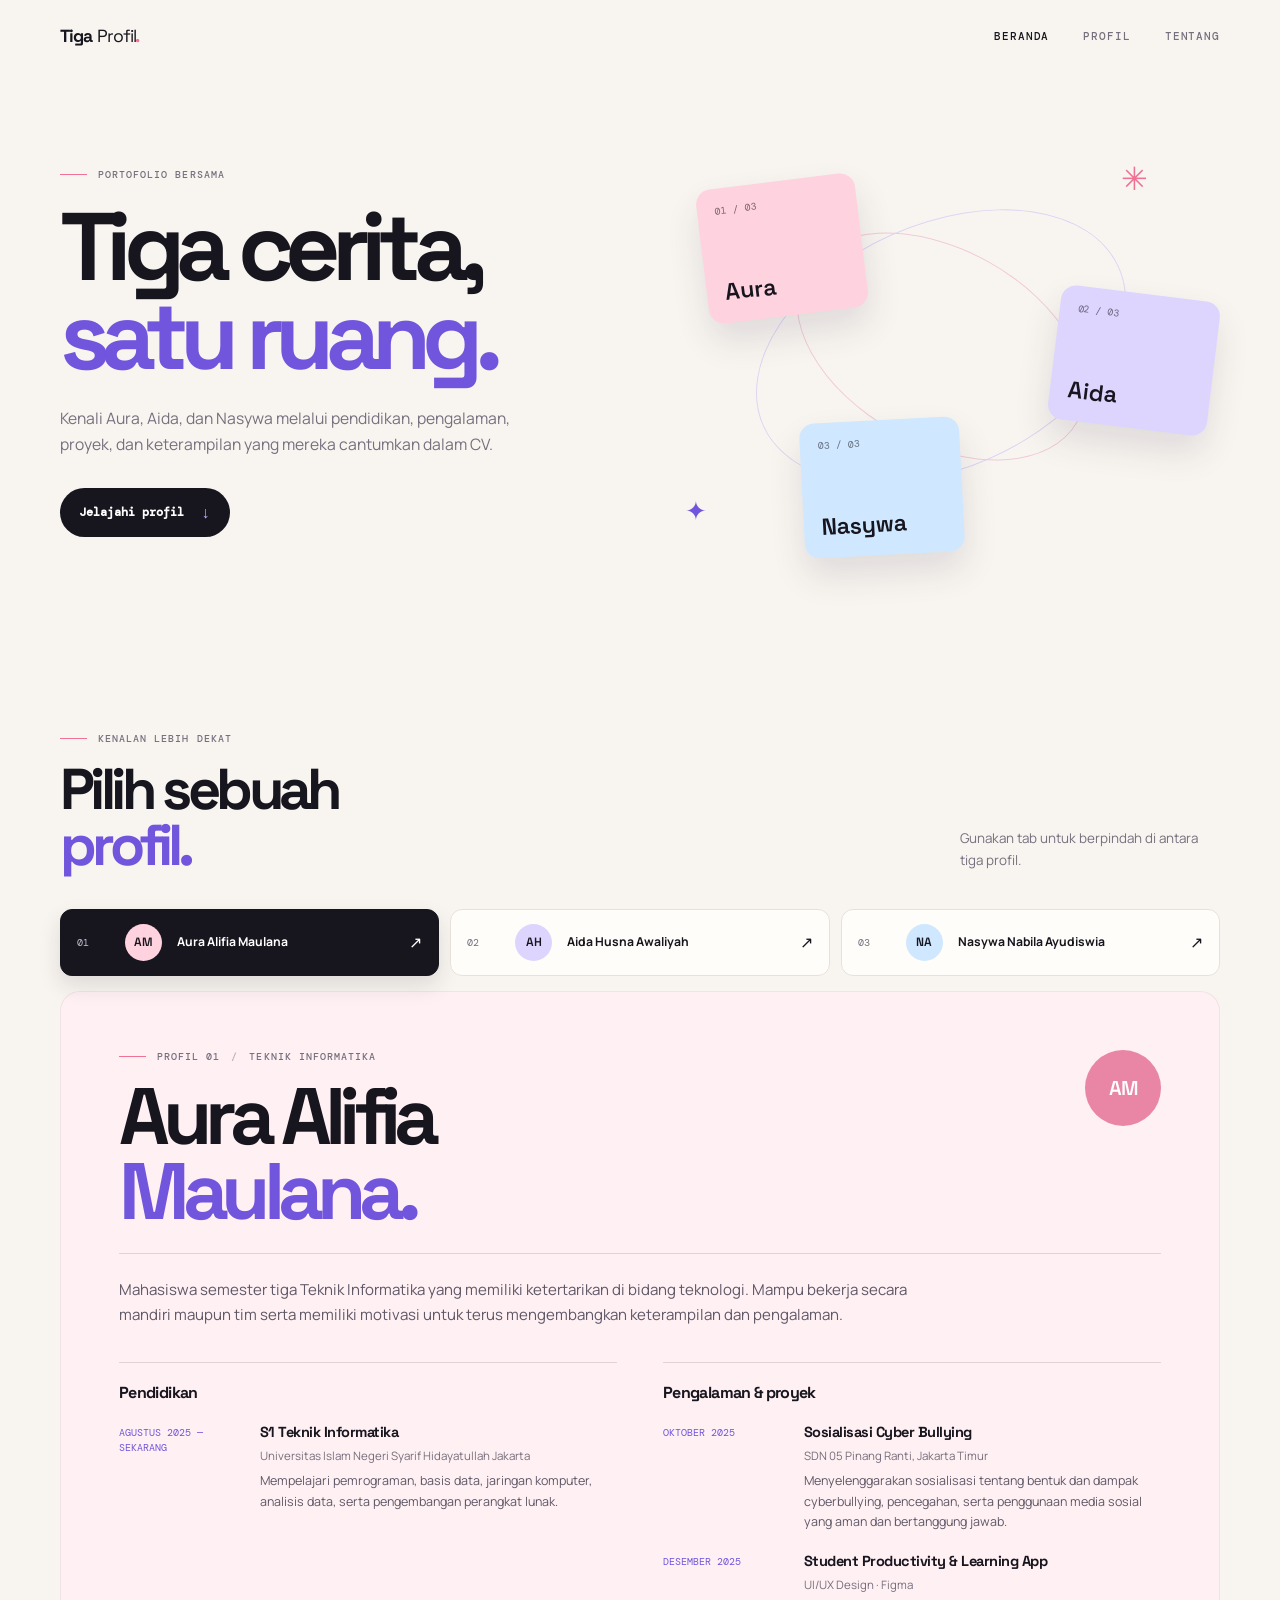
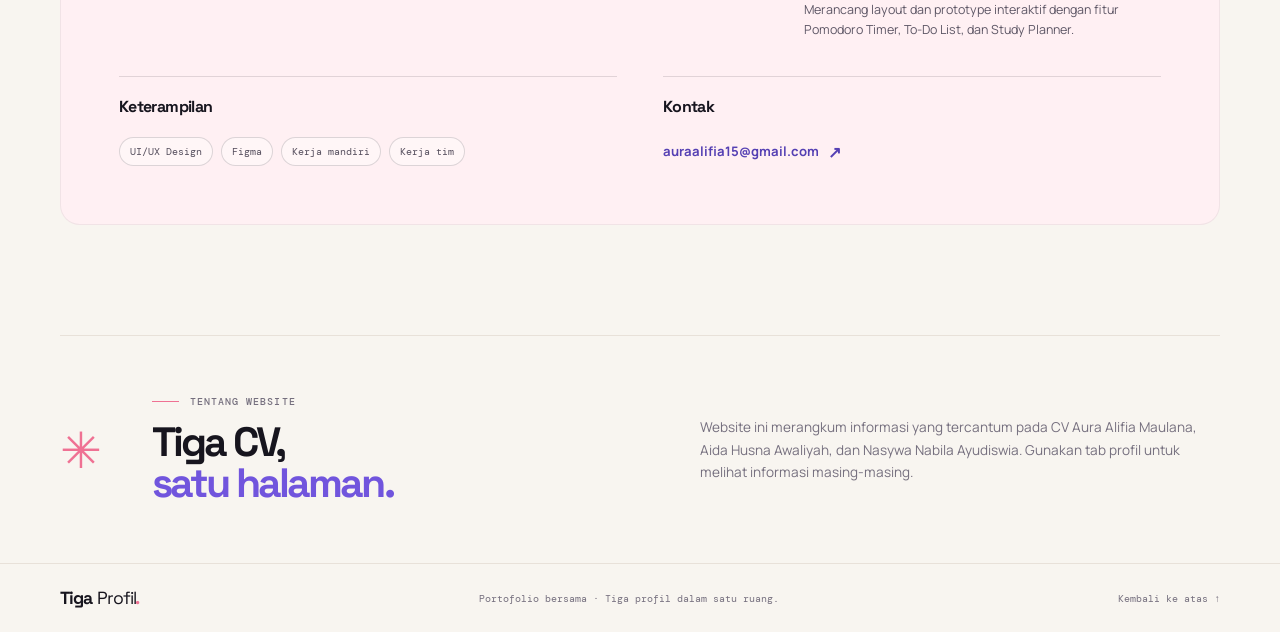
<file: index.html>
<!doctype html>
<html lang="id">
<head>
  <meta charset="UTF-8">
  <meta name="viewport" content="width=device-width, initial-scale=1">
  <meta name="description" content="Kenali profil, pendidikan, pengalaman, dan keterampilan Aura, Aida, dan Nasywa.">
  <meta name="theme-color" content="#f8f5f0">
  <title>Tiga Profil — Portofolio Bersama</title>
  <link rel="stylesheet" href="styles.css">
</head>
<body>
  <a class="skip-link" href="#profil">Lewati ke profil</a>
  <header class="site-header">
    <nav class="nav shell" aria-label="Navigasi utama">
      <a class="logo" href="#beranda" aria-label="Portofolio bersama, beranda">Tiga<span>Profil</span><b>.</b></a>
      <button class="menu-toggle" type="button" aria-expanded="false" aria-controls="site-menu">Menu</button>
      <div class="nav-links" id="site-menu">
        <a class="active" href="#beranda">Beranda</a>
        <a href="#profil">Profil</a>
        <a href="#tentang">Tentang</a>
      </div>
    </nav>
  </header>

  <main>
    <section class="hero shell" id="beranda">
      <div class="hero-copy">
        <p class="kicker"><span class="kicker-line"></span> Portofolio bersama</p>
        <h1>Tiga cerita,<br><em>satu ruang.</em></h1>
        <p class="hero-text">Kenali Aura, Aida, dan Nasywa melalui pendidikan, pengalaman, proyek, dan keterampilan yang mereka cantumkan dalam CV.</p>
        <a class="button button-primary" href="#profil">Jelajahi profil <span aria-hidden="true">↓</span></a>
      </div>
      <div class="hero-art" aria-hidden="true">
        <div class="hero-orbit"></div>
        <div class="hero-note note-aura"><span>01 / 03</span><strong>Aura</strong></div>
        <div class="hero-note note-aida"><span>02 / 03</span><strong>Aida</strong></div>
        <div class="hero-note note-nasywa"><span>03 / 03</span><strong>Nasywa</strong></div>
        <span class="hero-star star-one">✳</span><span class="hero-star star-two">✦</span>
      </div>
    </section>

    <section class="profiles shell" id="profil" aria-labelledby="profiles-title">
      <div class="section-intro">
        <div>
          <p class="kicker"><span class="kicker-line"></span> Kenalan lebih dekat</p>
          <h2 id="profiles-title">Pilih sebuah<br><em>profil.</em></h2>
        </div>
        <p class="section-note">Gunakan tab untuk berpindah di antara tiga profil.</p>
      </div>

      <div class="profile-tabs" role="tablist" aria-label="Pilih profil">
        <button class="profile-tab active" id="tab-aura" type="button" role="tab" aria-selected="true" aria-controls="panel-aura" tabindex="0" data-profile-tab="aura">
          <span class="tab-number">01</span><span class="tab-initials">AM</span><span class="tab-name">Aura Alifia Maulana</span><span class="tab-arrow" aria-hidden="true">↗</span>
        </button>
        <button class="profile-tab" id="tab-aida" type="button" role="tab" aria-selected="false" aria-controls="panel-aida" tabindex="-1" data-profile-tab="aida">
          <span class="tab-number">02</span><span class="tab-initials">AH</span><span class="tab-name">Aida Husna Awaliyah</span><span class="tab-arrow" aria-hidden="true">↗</span>
        </button>
        <button class="profile-tab" id="tab-nasywa" type="button" role="tab" aria-selected="false" aria-controls="panel-nasywa" tabindex="-1" data-profile-tab="nasywa">
          <span class="tab-number">03</span><span class="tab-initials">NA</span><span class="tab-name">Nasywa Nabila Ayudiswia</span><span class="tab-arrow" aria-hidden="true">↗</span>
        </button>
      </div>

      <article class="profile-panel profile-aura" id="panel-aura" role="tabpanel" aria-labelledby="tab-aura" tabindex="0" data-profile-panel="aura">
        <div class="profile-top">
          <div>
            <p class="kicker"><span class="kicker-line"></span> Profil 01 <span class="kicker-separator">/</span> Teknik Informatika</p>
            <h3>Aura Alifia<br><em>Maulana.</em></h3>
          </div>
          <span class="profile-monogram" aria-hidden="true">AM</span>
        </div>
        <p class="profile-summary">Mahasiswa semester tiga Teknik Informatika yang memiliki ketertarikan di bidang teknologi. Mampu bekerja secara mandiri maupun tim serta memiliki motivasi untuk terus mengembangkan keterampilan dan pengalaman.</p>
        <div class="profile-details">
          <section class="detail-block">
            <h4>Pendidikan</h4>
            <div class="timeline">
              <div class="timeline-item">
                <p class="timeline-date">Agustus 2025 — Sekarang</p>
                <div><h5>S1 Teknik Informatika</h5><p class="timeline-place">Universitas Islam Negeri Syarif Hidayatullah Jakarta</p><p>Mempelajari pemrograman, basis data, jaringan komputer, analisis data, serta pengembangan perangkat lunak.</p></div>
              </div>
            </div>
          </section>
          <section class="detail-block">
            <h4>Pengalaman &amp; proyek</h4>
            <div class="timeline">
              <div class="timeline-item">
                <p class="timeline-date">Oktober 2025</p>
                <div><h5>Sosialisasi Cyber Bullying</h5><p class="timeline-place">SDN 05 Pinang Ranti, Jakarta Timur</p><p>Menyelenggarakan sosialisasi tentang bentuk dan dampak cyberbullying, pencegahan, serta penggunaan media sosial yang aman dan bertanggung jawab.</p></div>
              </div>
              <div class="timeline-item">
                <p class="timeline-date">Desember 2025</p>
                <div><h5>Student Productivity &amp; Learning App</h5><p class="timeline-place">UI/UX Design · Figma</p><p>Merancang layout dan prototype interaktif dengan fitur Pomodoro Timer, To-Do List, dan Study Planner.</p></div>
              </div>
            </div>
          </section>
          <section class="detail-block">
            <h4>Keterampilan</h4>
            <ul class="tag-list"><li>UI/UX Design</li><li>Figma</li><li>Kerja mandiri</li><li>Kerja tim</li></ul>
          </section>
          <section class="detail-block contact-block">
            <h4>Kontak</h4>
            <a class="email-link" href="mailto:auraalifia15@gmail.com">auraalifia15@gmail.com <span aria-hidden="true">↗</span></a>
          </section>
        </div>
      </article>

      <article class="profile-panel profile-aida" id="panel-aida" role="tabpanel" aria-labelledby="tab-aida" tabindex="0" data-profile-panel="aida" hidden>
        <div class="profile-top">
          <div>
            <p class="kicker"><span class="kicker-line"></span> Profil 02 <span class="kicker-separator">/</span> Teknik Informatika</p>
            <h3>Aida Husna<br><em>Awaliyah.</em></h3>
          </div>
          <span class="profile-monogram" aria-hidden="true">AH</span>
        </div>
        <p class="profile-summary">Mahasiswa semester satu Teknik Informatika yang antusias mengembangkan keterampilan pemrograman. Memiliki pemahaman dasar mengenai algoritma, berpengalaman bekerja sama dalam tim, dan termotivasi untuk belajar.</p>
        <div class="profile-details">
          <section class="detail-block">
            <h4>Pendidikan</h4>
            <div class="timeline">
              <div class="timeline-item">
                <p class="timeline-date">Agustus 2025 — Sekarang</p>
                <div><h5>S1 Teknik Informatika</h5><p class="timeline-place">Universitas Islam Negeri Syarif Hidayatullah</p><p>Fokus studi: Dasar-Dasar Pemrograman, Matematika Diskrit, dan Literasi Digital.</p></div>
              </div>
              <div class="timeline-item">
                <p class="timeline-date">Pendidikan sebelumnya</p>
                <div><h5>MTs Soebono Mantofani</h5></div>
              </div>
            </div>
          </section>
          <section class="detail-block">
            <h4>Proyek akademik &amp; kegiatan</h4>
            <div class="timeline">
              <div class="timeline-item">
                <p class="timeline-date">November 2025</p>
                <div><h5>Program Banking Sederhana</h5><p class="timeline-place">Python</p><p>Mengembangkan aplikasi perbankan sederhana dan menerapkan logika dasar pemrograman.</p></div>
              </div>
              <div class="timeline-item">
                <p class="timeline-date">Desember 2025</p>
                <div><h5>Program Analisis Data Sederhana</h5><p class="timeline-place">Java</p><p>Mengolah data nilai mahasiswa dengan logika percabangan dan perulangan.</p></div>
              </div>
              <div class="timeline-item">
                <p class="timeline-date">Oktober 2025</p>
                <div><h5>Sosialisasi Penipuan Digital</h5><p>Mengedukasi siswa tentang cara mengenali dan menghindari penipuan digital.</p></div>
              </div>
            </div>
          </section>
          <section class="detail-block">
            <h4>Kemampuan teknis</h4>
            <ul class="tag-list"><li>Java</li><li>Python</li><li>HTML dasar</li><li>NetBeans</li><li>Eclipse</li><li>Visual Studio Code</li><li>Microsoft Office</li><li>Google Workspace</li><li>Adobe Photoshop dasar</li><li>Canva dasar</li></ul>
          </section>
          <section class="detail-block">
            <h4>Sertifikat</h4>
            <p>Pelatihan Copywriting AI untuk Iklan Digital Micro Skill — KOMDIGI, September 2025.</p>
          </section>
          <section class="detail-block contact-block">
            <h4>Kontak</h4>
            <a class="email-link" href="mailto:aidahusna797@gmail.com">aidahusna797@gmail.com <span aria-hidden="true">↗</span></a>
          </section>
        </div>
      </article>

      <article class="profile-panel profile-nasywa" id="panel-nasywa" role="tabpanel" aria-labelledby="tab-nasywa" tabindex="0" data-profile-panel="nasywa" hidden>
        <div class="profile-top">
          <div>
            <p class="kicker"><span class="kicker-line"></span> Profil 03 <span class="kicker-separator">/</span> Teknik Informatika</p>
            <h3>Nasywa Nabila<br><em>Ayudiswia.</em></h3>
          </div>
          <span class="profile-monogram" aria-hidden="true">NA</span>
        </div>
        <p class="profile-summary">Mahasiswa S1 Teknik Informatika yang tertarik pada teknologi, pemrograman, dan pengembangan keterampilan digital. Berpengalaman dalam organisasi sebagai sekretaris serta berpartisipasi dalam kegiatan edukasi dan sosialisasi. Terbiasa bekerja terstruktur, berkolaborasi dalam tim, dan bertanggung jawab terhadap tugas.</p>
        <div class="profile-details">
          <section class="detail-block">
            <h4>Pendidikan</h4>
            <div class="timeline">
              <div class="timeline-item">
                <p class="timeline-date">Agustus 2025 — Sekarang</p>
                <div><h5>S1 Teknik Informatika</h5><p class="timeline-place">UIN Syarif Hidayatullah Jakarta</p></div>
              </div>
              <div class="timeline-item">
                <p class="timeline-date">Pendidikan sebelumnya</p>
                <div><h5>MAN 1 Kota Tangerang Selatan</h5></div>
              </div>
            </div>
          </section>
          <section class="detail-block">
            <h4>Pengalaman &amp; organisasi</h4>
            <div class="timeline">
              <div class="timeline-item">
                <p class="timeline-date">6 November 2025</p>
                <div><h5>Sosialisasi Bahaya Judi Online</h5><p class="timeline-place">SMPN 2 Tangerang Selatan</p><p>Menyampaikan sosialisasi mengenai bahaya judi online kepada siswa.</p></div>
              </div>
              <div class="timeline-item">
                <p class="timeline-date">2023 — 2024</p>
                <div><h5>Sekretaris PKPR</h5><p class="timeline-place">MAN 1 Kota Tangerang Selatan</p></div>
              </div>
            </div>
          </section>
          <section class="detail-block">
            <h4>Keterampilan</h4>
            <ul class="tag-list"><li>Python pemula</li><li>Java pemula</li><li>SQL pemula</li><li>PostgreSQL pemula</li><li>Microsoft Word</li><li>Microsoft Excel</li><li>Microsoft PowerPoint</li><li>Canva</li><li>CapCut</li></ul>
          </section>
          <section class="detail-block">
            <h4>Sertifikat &amp; pelatihan</h4>
            <ul class="plain-list"><li>Pelatihan Copywriting AI untuk Iklan Digital</li><li>Pelatihan Social Media Management</li><li>Pelatihan Social Media Optimization</li></ul>
          </section>
          <section class="detail-block contact-block">
            <h4>Kontak</h4>
            <a class="email-link" href="mailto:nasywanabilaydsw@gmail.com">nasywanabilaydsw@gmail.com <span aria-hidden="true">↗</span></a>
          </section>
        </div>
      </article>
    </section>

    <section class="about-strip shell" id="tentang">
      <span class="about-mark" aria-hidden="true">✳</span>
      <div><p class="kicker"><span class="kicker-line"></span> Tentang website</p><h2>Tiga CV,<br><em>satu halaman.</em></h2></div>
      <p>Website ini merangkum informasi yang tercantum pada CV Aura Alifia Maulana, Aida Husna Awaliyah, dan Nasywa Nabila Ayudiswia. Gunakan tab profil untuk melihat informasi masing-masing.</p>
    </section>
  </main>

  <footer class="site-footer">
    <div class="shell footer-inner"><a class="logo" href="#beranda">Tiga<span>Profil</span><b>.</b></a><p>Portofolio bersama · Tiga profil dalam satu ruang.</p><a href="#beranda" class="back-top">Kembali ke atas ↑</a></div>
  </footer>
  <script src="script.js"></script>
</body>
</html>
</file>
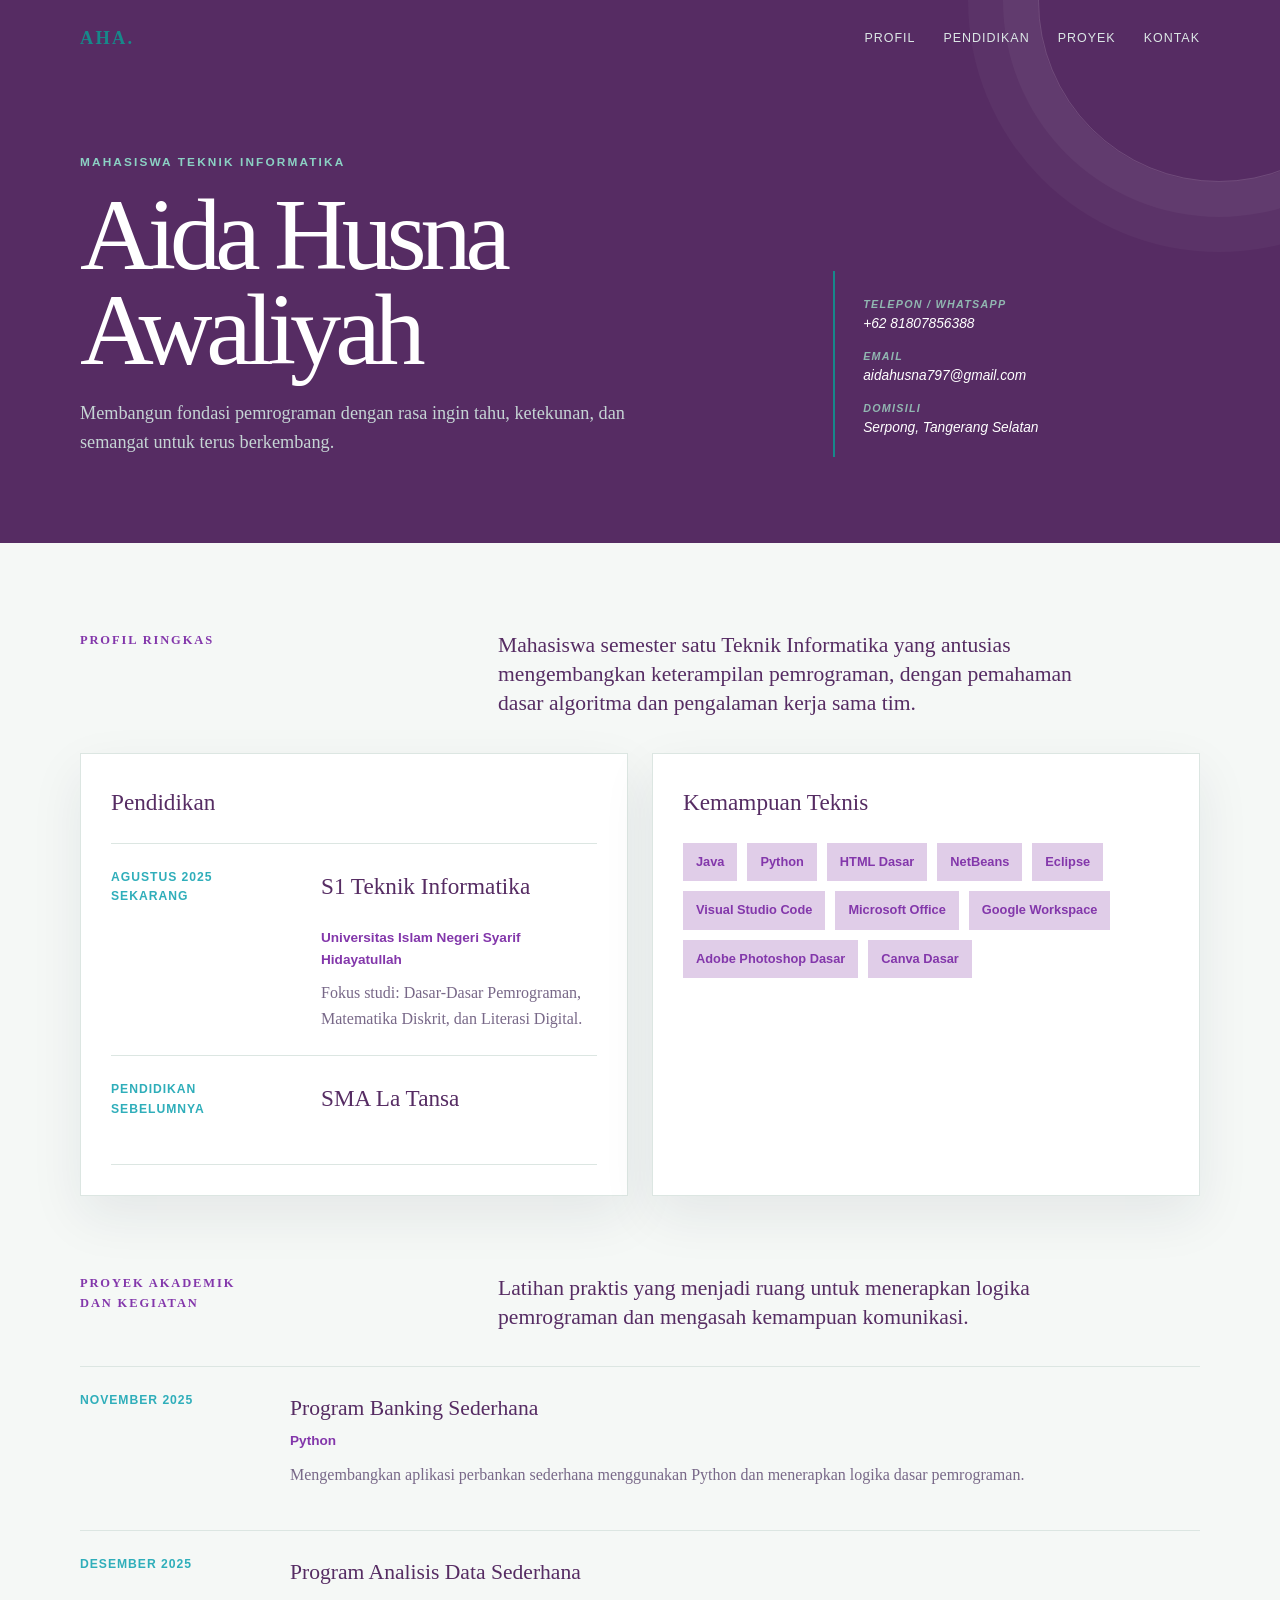
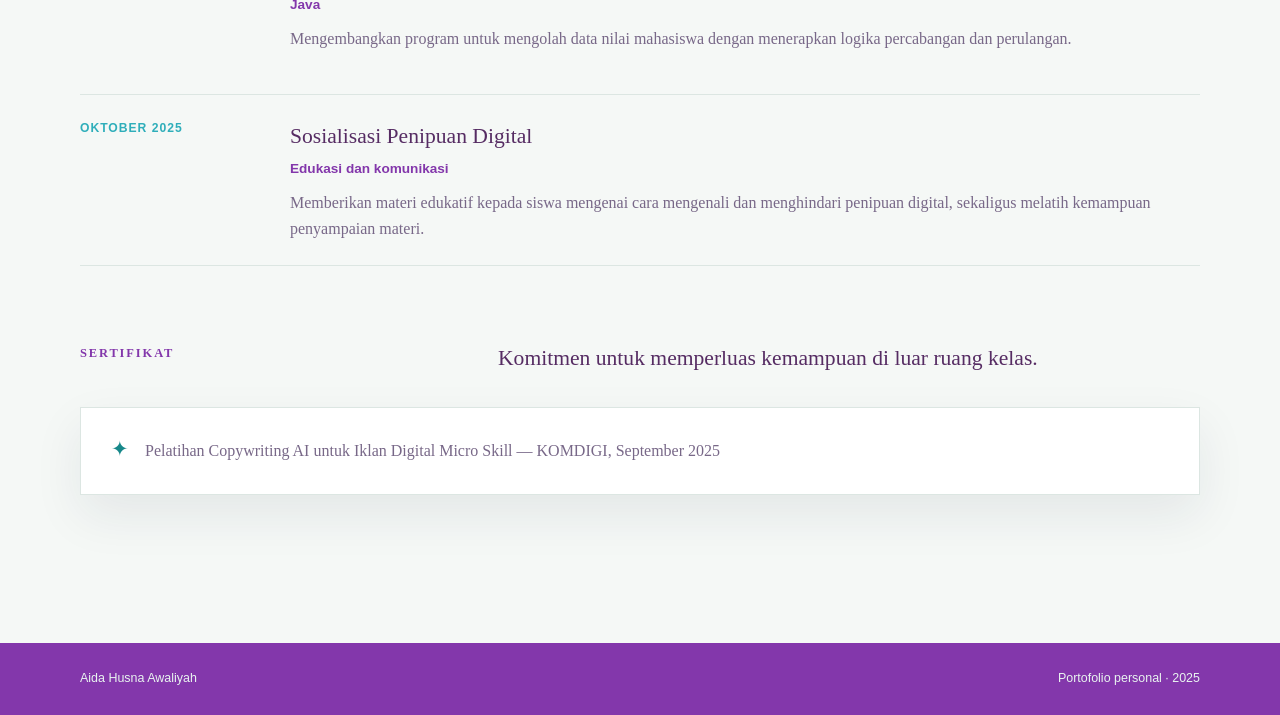
<file: cv.html>
<!DOCTYPE html>
<html lang="id">
<head>
	<meta charset="UTF-8">
	<meta name="viewport" content="width=device-width, initial-scale=1.0">
	<meta name="description" content="Portofolio Aida Husna Awaliyah, mahasiswa Teknik Informatika.">
	<title>Aida Husna Awaliyah | Portofolio</title>
	<style>
		:root {
			--ink: #562c63;
			--muted: #786888;
			--paper: #f5f8f6;
			--white: #ffffff;
			--line: #dce6e2;
			--accent: #17888a;
			--accent-dark: #2faeba;
			--teal: #8337ab;
			--soft-teal: #e0cde8;
			--shadow: 0 20px 50px rgba(25, 43, 58, 0.08);
		}

		* { box-sizing: border-box; }

		html { scroll-behavior: smooth; }

		body {
			margin: 0;
			color: var(--ink);
			background: var(--paper);
			font-family: Georgia, "Times New Roman", serif;
			line-height: 1.6;
		}

		a { color: inherit; text-decoration: none; }

		.container {
			width: min(1120px, calc(100% - 40px));
			margin: 0 auto;
		}

		.site-header {
			position: relative;
			overflow: hidden;
			background: var(--ink);
			color: var(--white);
		}

		.site-header::after {
			content: "";
			position: absolute;
			width: 360px;
			height: 360px;
			right: -120px;
			top: -180px;
			border: 1px solid rgba(255, 255, 255, 0.15);
			border-radius: 50%;
			box-shadow: 0 0 0 35px rgba(255, 255, 255, 0.04), 0 0 0 70px rgba(255, 255, 255, 0.03);
		}

		.nav {
			position: relative;
			z-index: 1;
			display: flex;
			align-items: center;
			justify-content: space-between;
			padding: 24px 0;
		}

		.brand {
			color: var(--accent);
			font-size: 1.15rem;
			font-weight: bold;
			letter-spacing: 0.12em;
		}

		.nav-links {
			display: flex;
			gap: 28px;
			color: #dce7e6;
			font-family: Arial, sans-serif;
			font-size: 0.78rem;
			letter-spacing: 0.08em;
			text-transform: uppercase;
		}

		.nav-links a:hover { color: var(--accent); }

		.hero {
			position: relative;
			z-index: 1;
			display: grid;
			grid-template-columns: 1.3fr 0.7fr;
			gap: 72px;
			align-items: end;
			padding: 76px 0 86px;
		}

		.eyebrow {
			margin: 0 0 16px;
			color: #8bd1c4;
			font-family: Arial, sans-serif;
			font-size: 0.74rem;
			font-weight: bold;
			letter-spacing: 0.18em;
			text-transform: uppercase;
		}

		h1, h2, h3, p { margin-top: 0; }

		h1 {
			max-width: 700px;
			margin-bottom: 22px;
			font-size: clamp(3.3rem, 8vw, 6.8rem);
			font-weight: normal;
			letter-spacing: -0.06em;
			line-height: 0.92;
		}

		.hero-intro {
			max-width: 570px;
			margin-bottom: 0;
			color: #c5d4d4;
			font-size: 1.14rem;
		}

		.contact-panel {
			padding: 25px 0 5px 28px;
			border-left: 2px solid var(--accent);
			font-family: Arial, sans-serif;
			font-size: 0.86rem;
		}

		.contact-panel p { margin-bottom: 13px; }
		.contact-panel strong { display: block; color: #91b7b1; font-size: 0.67rem; letter-spacing: 0.12em; text-transform: uppercase; }
		.contact-panel a:hover { color: var(--accent); }

		main { padding: 88px 0 70px; }

		.section { padding: 0 0 78px; }

		.section-heading {
			display: grid;
			grid-template-columns: 0.7fr 1.3fr;
			gap: 40px;
			align-items: start;
			margin-bottom: 34px;
		}

		.section-heading h2 {
			margin: 0;
			color: var(--teal);
			font-size: 0.78rem;
			letter-spacing: 0.15em;
			text-transform: uppercase;
		}

		.section-heading p {
			max-width: 610px;
			margin: 0;
			font-size: 1.35rem;
			line-height: 1.35;
		}

		.timeline { display: grid; gap: 18px; }

		.timeline-item {
			display: grid;
			grid-template-columns: 180px 1fr;
			gap: 30px;
			padding: 24px 0;
			border-top: 1px solid var(--line);
		}

		.timeline-item:last-child { border-bottom: 1px solid var(--line); }

		.date {
			color: var(--accent-dark);
			font-family: Arial, sans-serif;
			font-size: 0.76rem;
			font-weight: bold;
			letter-spacing: 0.08em;
			text-transform: uppercase;
		}

		.timeline-item h3 { margin-bottom: 5px; font-size: 1.35rem; font-weight: normal; }
		.timeline-item .place { margin-bottom: 10px; color: var(--teal); font-family: Arial, sans-serif; font-size: 0.85rem; font-weight: bold; }
		.timeline-item p:last-child { margin-bottom: 0; color: var(--muted); }

		.two-column {
			display: grid;
			grid-template-columns: 1fr 1fr;
			gap: 24px;
		}

		.info-card {
			padding: 30px;
			background: var(--white);
			border: 1px solid var(--line);
			box-shadow: var(--shadow);
		}

		.info-card h3 { margin-bottom: 22px; font-size: 1.45rem; font-weight: normal; }

		.skills {
			display: flex;
			flex-wrap: wrap;
			gap: 10px;
			margin: 0;
			padding: 0;
			list-style: none;
		}

		.skills li {
			padding: 9px 13px;
			background: var(--soft-teal);
			color: var(--teal);
			font-family: Arial, sans-serif;
			font-size: 0.8rem;
			font-weight: bold;
		}

		.certificate {
			display: flex;
			gap: 16px;
			align-items: flex-start;
			margin: 0;
			color: var(--muted);
		}

		.certificate::before {
			content: "✦";
			color: var(--accent);
			font-size: 1.3rem;
			line-height: 1.1;
		}

		.footer {
			padding: 26px 0;
			background: var(--teal);
			color: #e9f4f0;
			font-family: Arial, sans-serif;
			font-size: 0.78rem;
		}

		.footer-inner { display: flex; justify-content: space-between; gap: 20px; }
		.footer p { margin: 0; }

		@media (max-width: 760px) {
			.container { width: min(100% - 30px, 620px); }
			.nav { align-items: flex-start; gap: 18px; }
			.nav-links { flex-wrap: wrap; justify-content: flex-end; gap: 10px 16px; font-size: 0.68rem; }
			.hero { grid-template-columns: 1fr; gap: 38px; padding: 55px 0 62px; }
			h1 { font-size: clamp(3.2rem, 17vw, 5rem); }
			.contact-panel { padding-left: 18px; }
			main { padding-top: 62px; }
			.section { padding-bottom: 58px; }
			.section-heading { grid-template-columns: 1fr; gap: 12px; }
			.section-heading p { font-size: 1.18rem; }
			.timeline-item { grid-template-columns: 1fr; gap: 8px; }
			.two-column { grid-template-columns: 1fr; }
			.footer-inner { flex-direction: column; gap: 6px; }
		}
	</style>
</head>
<body>
	<header class="site-header" id="beranda">
		<div class="container">
			<nav class="nav" aria-label="Navigasi utama">
				<a class="brand" href="#beranda">AHA.</a>
				<div class="nav-links">
					<a href="#profil">Profil</a>
					<a href="#pendidikan">Pendidikan</a>
					<a href="#proyek">Proyek</a>
					<a href="#kontak">Kontak</a>
				</div>
			</nav>

			<div class="hero">
				<div>
					<p class="eyebrow">Mahasiswa Teknik Informatika</p>
					<h1>Aida Husna<br>Awaliyah</h1>
					<p class="hero-intro">Membangun fondasi pemrograman dengan rasa ingin tahu, ketekunan, dan semangat untuk terus berkembang.</p>
				</div>
				<address class="contact-panel" id="kontak">
					<p><strong>Telepon / WhatsApp</strong><a href="tel:+6281807856388">+62 81807856388</a></p>
					<p><strong>Email</strong><a href="mailto:aidahusna797@gmail.com">aidahusna797@gmail.com</a></p>
					<p><strong>Domisili</strong>Serpong, Tangerang Selatan</p>
				</address>
			</div>
		</div>
	</header>

	<main>
		<section class="section" id="profil">
			<div class="container">
				<div class="section-heading">
					<h2>Profil Ringkas</h2>
					<p>Mahasiswa semester satu Teknik Informatika yang antusias mengembangkan keterampilan pemrograman, dengan pemahaman dasar algoritma dan pengalaman kerja sama tim.</p>
				</div>
				<div class="two-column">
					<article class="info-card" id="pendidikan">
						<h3>Pendidikan</h3>
						<div class="timeline-item">
							<div class="date">Agustus 2025<br>Sekarang</div>
							<div>
								<h3>S1 Teknik Informatika</h3>
								<p class="place">Universitas Islam Negeri Syarif Hidayatullah</p>
								<p>Fokus studi: Dasar-Dasar Pemrograman, Matematika Diskrit, dan Literasi Digital.</p>
							</div>
						</div>
						<div class="timeline-item">
							<div class="date">Pendidikan<br>Sebelumnya</div>
							<div><h3>SMA La Tansa</h3></div>
						</div>
					</article>

					<article class="info-card">
						<h3>Kemampuan Teknis</h3>
						<ul class="skills">
							<li>Java</li>
							<li>Python</li>
							<li>HTML Dasar</li>
							<li>NetBeans</li>
							<li>Eclipse</li>
							<li>Visual Studio Code</li>
							<li>Microsoft Office</li>
							<li>Google Workspace</li>
							<li>Adobe Photoshop Dasar</li>
							<li>Canva Dasar</li>
						</ul>
					</article>
				</div>
			</div>
		</section>

		<section class="section" id="proyek">
			<div class="container">
				<div class="section-heading">
					<h2>Proyek Akademik<br>dan Kegiatan</h2>
					<p>Latihan praktis yang menjadi ruang untuk menerapkan logika pemrograman dan mengasah kemampuan komunikasi.</p>
				</div>
				<div class="timeline">
					<article class="timeline-item">
						<div class="date">November 2025</div>
						<div>
							<h3>Program Banking Sederhana</h3>
							<p class="place">Python</p>
							<p>Mengembangkan aplikasi perbankan sederhana menggunakan Python dan menerapkan logika dasar pemrograman.</p>
						</div>
					</article>
					<article class="timeline-item">
						<div class="date">Desember 2025</div>
						<div>
							<h3>Program Analisis Data Sederhana</h3>
							<p class="place">Java</p>
							<p>Mengembangkan program untuk mengolah data nilai mahasiswa dengan menerapkan logika percabangan dan perulangan.</p>
						</div>
					</article>
					<article class="timeline-item">
						<div class="date">Oktober 2025</div>
						<div>
							<h3>Sosialisasi Penipuan Digital</h3>
							<p class="place">Edukasi dan komunikasi</p>
							<p>Memberikan materi edukatif kepada siswa mengenai cara mengenali dan menghindari penipuan digital, sekaligus melatih kemampuan penyampaian materi.</p>
						</div>
					</article>
				</div>
			</div>
		</section>

		<section class="section">
			<div class="container">
				<div class="section-heading">
					<h2>Sertifikat</h2>
					<p>Komitmen untuk memperluas kemampuan di luar ruang kelas.</p>
				</div>
				<article class="info-card">
					<p class="certificate">Pelatihan Copywriting AI untuk Iklan Digital Micro Skill — KOMDIGI, September 2025</p>
				</article>
			</div>
		</section>
	</main>

	<footer class="footer">
		<div class="container footer-inner">
			<p>Aida Husna Awaliyah</p>
			<p>Portofolio personal · 2025</p>
		</div>
	</footer>
</body>
</html>
</file>
<file: styles.css>
@import url('https://fonts.googleapis.com/css2?family=DM+Mono:wght@400;500&family=Manrope:wght@400;500;600;700;800&family=Space+Grotesk:wght@400;500;600;700&display=swap');

:root {
  color-scheme: light;
  --ink: #17151e;
  --muted: #756f7e;
  --paper: #f8f5f0;
  --white: #fffdf9;
  --line: #e8e1d9;
  --violet: #7155dd;
  --pink: #ef7193;
  --orange: #f4a261;
  --cyan: #68aebc;
  --font-display: "Space Grotesk", sans-serif;
  --font-body: "Manrope", sans-serif;
  --font-mono: "DM Mono", monospace;
}

* { box-sizing: border-box; }
html { scroll-behavior: smooth; scroll-padding-top: 26px; }
body { margin: 0; color: var(--ink); background: var(--paper); font-family: var(--font-body); line-height: 1.65; }
a { color: inherit; text-decoration: none; }
button { color: inherit; font: inherit; }
button:focus-visible, a:focus-visible, [tabindex="0"]:focus-visible { outline: 3px solid var(--violet); outline-offset: 4px; }
.shell { width: min(1160px, calc(100% - 64px)); margin: 0 auto; }
.skip-link { position: absolute; z-index: 10; top: 8px; left: 8px; padding: 10px 14px; border-radius: 7px; color: white; background: var(--ink); transform: translateY(-150%); }
.skip-link:focus { transform: translateY(0); }

.site-header { position: relative; z-index: 2; padding: 25px 0; }
.nav { display: flex; align-items: center; justify-content: space-between; }
.logo { font: 700 1.1rem var(--font-display); letter-spacing: -.06em; }
.logo span { margin-left: 5px; font-weight: 400; }
.logo b { color: var(--pink); }
.nav-links { display: flex; gap: 34px; color: var(--muted); font: 500 .7rem var(--font-mono); letter-spacing: .08em; text-transform: uppercase; }
.nav-links a { transition: color .2s ease; }
.nav-links a:hover, .nav-links a.active { color: var(--ink); }
.menu-toggle { display: none; border: 0; background: transparent; font: 500 .72rem var(--font-mono); text-transform: uppercase; }

.hero { min-height: 600px; display: grid; grid-template-columns: 1fr 1fr; gap: 45px; align-items: center; padding: 52px 0 91px; }
.kicker { display: flex; align-items: center; gap: 11px; margin: 0 0 22px; color: var(--muted); font: 500 .65rem var(--font-mono); letter-spacing: .1em; text-transform: uppercase; }
.kicker-line { width: 27px; height: 1px; flex: 0 0 auto; background: var(--pink); }
.kicker-separator { color: #b7aeb7; }
h1, h2, h3, h4, h5, p { margin-top: 0; }
h1, h2, h3, h4, h5 { font-family: var(--font-display); }
.hero h1 { margin: 0 0 25px; font-size: clamp(3.5rem, 7.5vw, 6.8rem); line-height: .93; letter-spacing: -.09em; }
.hero h1 em, .section-intro h2 em, .profile-top h3 em, .about-strip h2 em { color: var(--violet); font-style: normal; }
.hero-text { max-width: 470px; margin-bottom: 30px; color: var(--muted); font-size: .98rem; }
.button { display: inline-flex; align-items: center; gap: 17px; padding: 14px 19px; border-radius: 100px; font: 600 .72rem var(--font-mono); transition: transform .2s ease, box-shadow .2s ease; }
.button:hover { transform: translateY(-3px); box-shadow: 0 12px 25px rgba(113, 85, 221, .2); }
.button-primary { color: #fff; background: var(--ink); }
.button-primary span { color: #bdaeff; font-size: 1rem; }
.hero-art { position: relative; width: 100%; min-height: 410px; }
.hero-orbit { position: absolute; top: 76px; left: 50%; width: min(390px, 88%); height: 245px; border: 1px solid #ded4f3; border-radius: 50%; transform: translateX(-50%) rotate(-24deg); }
.hero-orbit::after { position: absolute; inset: 24px 38px; border: 1px solid #f0cbd7; border-radius: 50%; content: ""; transform: rotate(53deg); }
.hero-note { position: absolute; width: 160px; min-height: 135px; display: flex; flex-direction: column; justify-content: space-between; padding: 16px 18px; border-radius: 15px; box-shadow: 0 18px 35px rgba(46, 35, 65, .12); transform: rotate(-7deg); }
.hero-note span { color: rgba(23, 21, 30, .58); font: .61rem var(--font-mono); }
.hero-note strong { font: 600 1.45rem var(--font-display); }
.note-aura { top: 33px; left: 7%; background: #ffd2df; }
.note-aida { top: 145px; right: 1%; background: #ded5ff; transform: rotate(7deg); }
.note-nasywa { bottom: 3px; left: 25%; background: #cfe8ff; transform: rotate(-3deg); }
.hero-star { position: absolute; color: var(--pink); font-size: 2rem; }
.star-one { top: 4px; right: 13%; }
.star-two { bottom: 25px; left: 4%; color: var(--violet); font-size: 1.6rem; }

.profiles { padding: 60px 0 110px; }
.section-intro { display: flex; align-items: end; justify-content: space-between; gap: 25px; margin-bottom: 35px; }
.section-intro .kicker { margin-bottom: 16px; }
.section-intro h2 { margin: 0; font-size: clamp(2.4rem, 4.5vw, 4rem); line-height: .98; letter-spacing: -.08em; }
.section-note { max-width: 260px; margin: 0 0 3px; color: var(--muted); font-size: .84rem; }
.profile-tabs { display: grid; grid-template-columns: repeat(3, 1fr); gap: 11px; margin-bottom: 15px; }
.profile-tab { min-width: 0; display: grid; grid-template-columns: 36px 40px 1fr 20px; align-items: center; gap: 12px; padding: 14px 16px; border: 1px solid var(--line); border-radius: 12px; background: var(--white); text-align: left; cursor: pointer; transition: transform .2s ease, background .2s ease, color .2s ease, box-shadow .2s ease; }
.profile-tab:hover { transform: translateY(-2px); }
.profile-tab.active { border-color: var(--ink); color: white; background: var(--ink); box-shadow: 0 10px 22px rgba(35, 30, 45, .12); }
.tab-number { color: var(--muted); font: .61rem var(--font-mono); }
.active .tab-number { color: #c8c0d2; }
.tab-initials { width: 37px; height: 37px; display: grid; place-items: center; border-radius: 50%; color: var(--ink); background: #ffd2df; font: 600 .75rem var(--font-display); }
.profile-tab:nth-child(2) .tab-initials { background: #ded5ff; }
.profile-tab:nth-child(3) .tab-initials { background: #cfe8ff; }
.tab-name { overflow: hidden; font-size: .76rem; font-weight: 700; text-overflow: ellipsis; white-space: nowrap; }
.tab-arrow { justify-self: end; font-size: 1rem; }
.profile-panel { padding: clamp(26px, 5vw, 58px); border: 1px solid rgba(23, 21, 30, .06); border-radius: 20px; }
.profile-panel[hidden] { display: none; }
.profile-aura { --profile-accent: #e985a5; background: #fff0f3; }
.profile-aida { --profile-accent: #8d70e8; background: #f1edff; }
.profile-nasywa { --profile-accent: #5a9edb; background: #eaf5ff; }
.profile-top { display: flex; justify-content: space-between; align-items: flex-start; gap: 20px; padding-bottom: 24px; border-bottom: 1px solid rgba(23, 21, 30, .13); }
.profile-top .kicker { margin-bottom: 16px; }
.profile-top h3 { margin: 0; font-size: clamp(2.7rem, 6.4vw, 5rem); line-height: .94; letter-spacing: -.085em; }
.profile-monogram { width: 76px; height: 76px; flex: 0 0 auto; display: grid; place-items: center; border-radius: 50%; color: white; background: var(--profile-accent); font: 600 1.25rem var(--font-display); letter-spacing: -.05em; }
.profile-summary { max-width: 790px; margin: 24px 0 34px; color: #5e5766; font-size: .94rem; }
.profile-details { display: grid; grid-template-columns: repeat(2, minmax(0, 1fr)); gap: 35px 46px; }
.detail-block { min-width: 0; padding-top: 17px; border-top: 1px solid rgba(23, 21, 30, .13); }
.detail-block h4 { margin: 0 0 17px; font-size: 1rem; letter-spacing: -.04em; }
.detail-block > p { margin-bottom: 0; color: #5e5766; font-size: .84rem; }
.timeline { display: grid; gap: 19px; }
.timeline-item { display: grid; grid-template-columns: 125px minmax(0, 1fr); gap: 16px; }
.timeline-date { margin: 3px 0 0; color: var(--violet); font: .61rem/1.5 var(--font-mono); text-transform: uppercase; }
.timeline-item h5 { margin: 0 0 4px; font-size: .91rem; line-height: 1.3; letter-spacing: -.035em; }
.timeline-item p:not(.timeline-date) { margin: 0; color: #5e5766; font-size: .78rem; }
.timeline-item .timeline-place { margin-bottom: 6px !important; color: #766e7b !important; font-size: .72rem !important; }
.tag-list, .plain-list { display: flex; flex-wrap: wrap; gap: 8px; margin: 0; padding: 0; list-style: none; }
.tag-list li { padding: 7px 10px; border: 1px solid rgba(23, 21, 30, .15); border-radius: 100px; color: #554e5d; background: rgba(255, 255, 255, .38); font: .62rem var(--font-mono); }
.plain-list { display: grid; gap: 9px; }
.plain-list li { position: relative; padding-left: 16px; color: #5e5766; font-size: .81rem; }
.plain-list li::before { position: absolute; top: .73em; left: 0; width: 5px; height: 5px; border-radius: 50%; background: var(--profile-accent); content: ""; }
.email-link { display: inline-flex; align-items: center; gap: 9px; color: #5540b3; font-size: .82rem; font-weight: 700; overflow-wrap: anywhere; }
.email-link span { font-size: 1rem; }

.about-strip { display: grid; grid-template-columns: 65px 1fr 1fr; gap: 27px; align-items: center; padding: 59px 0; border-top: 1px solid var(--line); }
.about-mark { color: var(--pink); font-size: 3.1rem; }
.about-strip .kicker { margin-bottom: 14px; }
.about-strip h2 { margin: 0; font-size: clamp(1.8rem, 3.2vw, 2.8rem); line-height: 1; letter-spacing: -.07em; }
.about-strip > p:last-child { margin: 0; color: var(--muted); font-size: .85rem; }
.site-footer { padding: 23px 0; border-top: 1px solid var(--line); }
.footer-inner { display: flex; justify-content: space-between; align-items: center; gap: 20px; }
.footer-inner p, .back-top { margin: 0; color: var(--muted); font: .63rem var(--font-mono); }
.back-top:hover { color: var(--ink); }

@media (max-width: 900px) {
  .shell { width: min(100% - 42px, 700px); }
  .hero { grid-template-columns: 1fr; gap: 15px; padding: 40px 0 70px; }
  .hero-art { min-height: 375px; }
  .profile-tab { grid-template-columns: 32px 36px 1fr; gap: 9px; padding: 12px; }
  .tab-arrow { display: none; }
  .profile-details { gap: 28px; }
  .about-strip { grid-template-columns: 1fr 1.3fr; gap: 19px; }
  .about-mark { display: none; }
}

@media (max-width: 600px) {
  html { scroll-padding-top: 16px; }
  .shell { width: min(100% - 34px, 500px); }
  .site-header { padding: 19px 0; }
  .menu-toggle { display: block; }
  .nav-links { position: absolute; top: 58px; right: 17px; display: none; flex-direction: column; gap: 15px; min-width: 150px; padding: 17px 19px; border: 1px solid var(--line); border-radius: 12px; background: var(--white); box-shadow: 0 12px 30px rgba(45, 35, 65, .12); }
  .nav-links.open { display: flex; }
  .hero { padding: 35px 0 50px; }
  .hero h1 { font-size: clamp(3.4rem, 16vw, 5.4rem); }
  .hero-art { min-height: 335px; margin: 0 -10px; }
  .hero-orbit { top: 62px; width: 84%; height: 205px; }
  .hero-note { width: 136px; min-height: 116px; padding: 13px 14px; }
  .note-aura { top: 28px; left: 6%; }
  .note-aida { top: 123px; right: 3%; }
  .note-nasywa { bottom: 0; left: 25%; }
  .profiles { padding: 42px 0 70px; }
  .section-intro { display: block; margin-bottom: 25px; }
  .section-note { margin-top: 14px; }
  .profile-tabs { grid-template-columns: 1fr; gap: 8px; margin-bottom: 11px; }
  .profile-tab { grid-template-columns: 35px 38px 1fr 20px; padding: 10px 13px; }
  .tab-arrow { display: block; }
  .profile-panel { padding: 23px 19px; border-radius: 15px; }
  .profile-top { align-items: flex-start; }
  .profile-top .kicker { gap: 7px; font-size: .54rem; letter-spacing: .06em; }
  .profile-top h3 { font-size: clamp(2.5rem, 12vw, 3.6rem); }
  .profile-monogram { width: 53px; height: 53px; font-size: .95rem; }
  .profile-summary { margin: 20px 0 25px; font-size: .86rem; }
  .profile-details { grid-template-columns: 1fr; gap: 24px; }
  .timeline-item { grid-template-columns: 1fr; gap: 5px; }
  .timeline-date { margin: 0; }
  .about-strip { grid-template-columns: 1fr; gap: 16px; padding: 38px 0; }
  .footer-inner { align-items: flex-start; flex-direction: column; gap: 9px; }
}

@media (prefers-reduced-motion: reduce) {
  *, *::before, *::after { scroll-behavior: auto !important; transition-duration: .01ms !important; animation-duration: .01ms !important; animation-iteration-count: 1 !important; }
}
</file>
